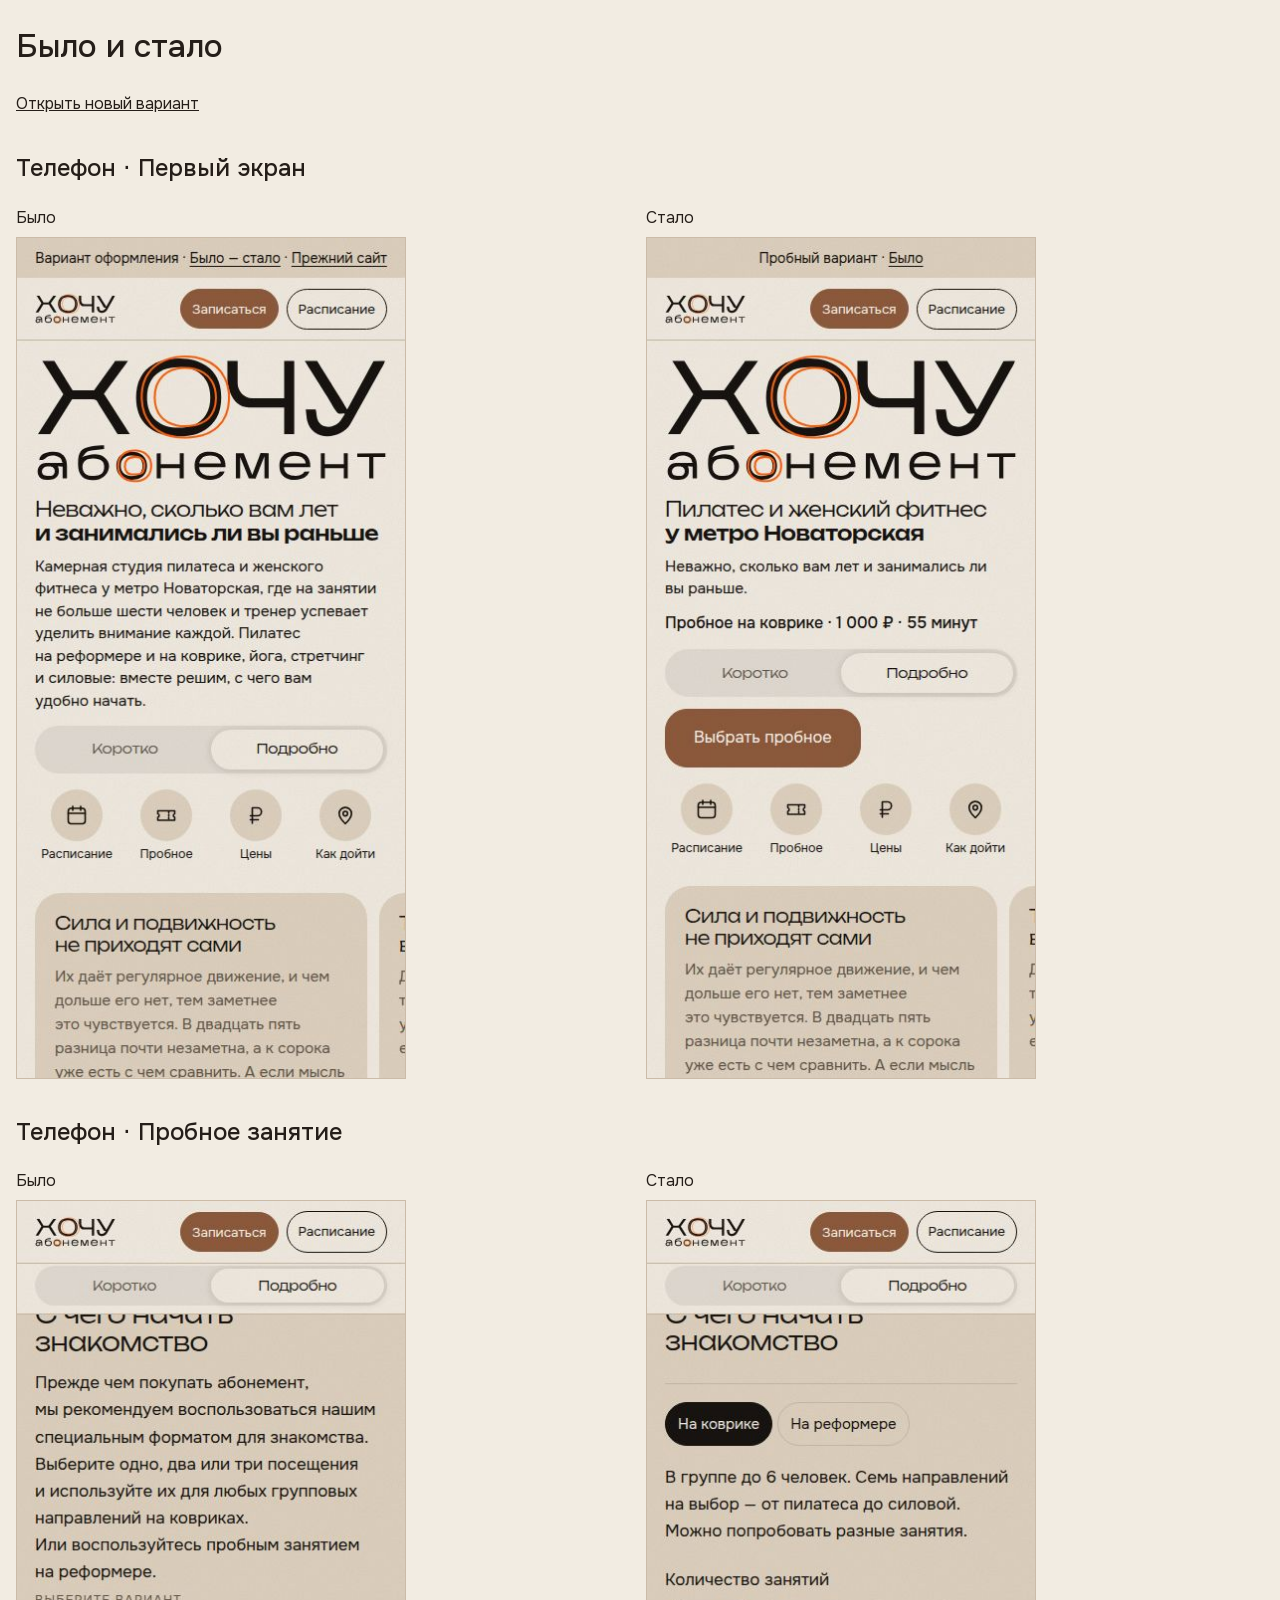
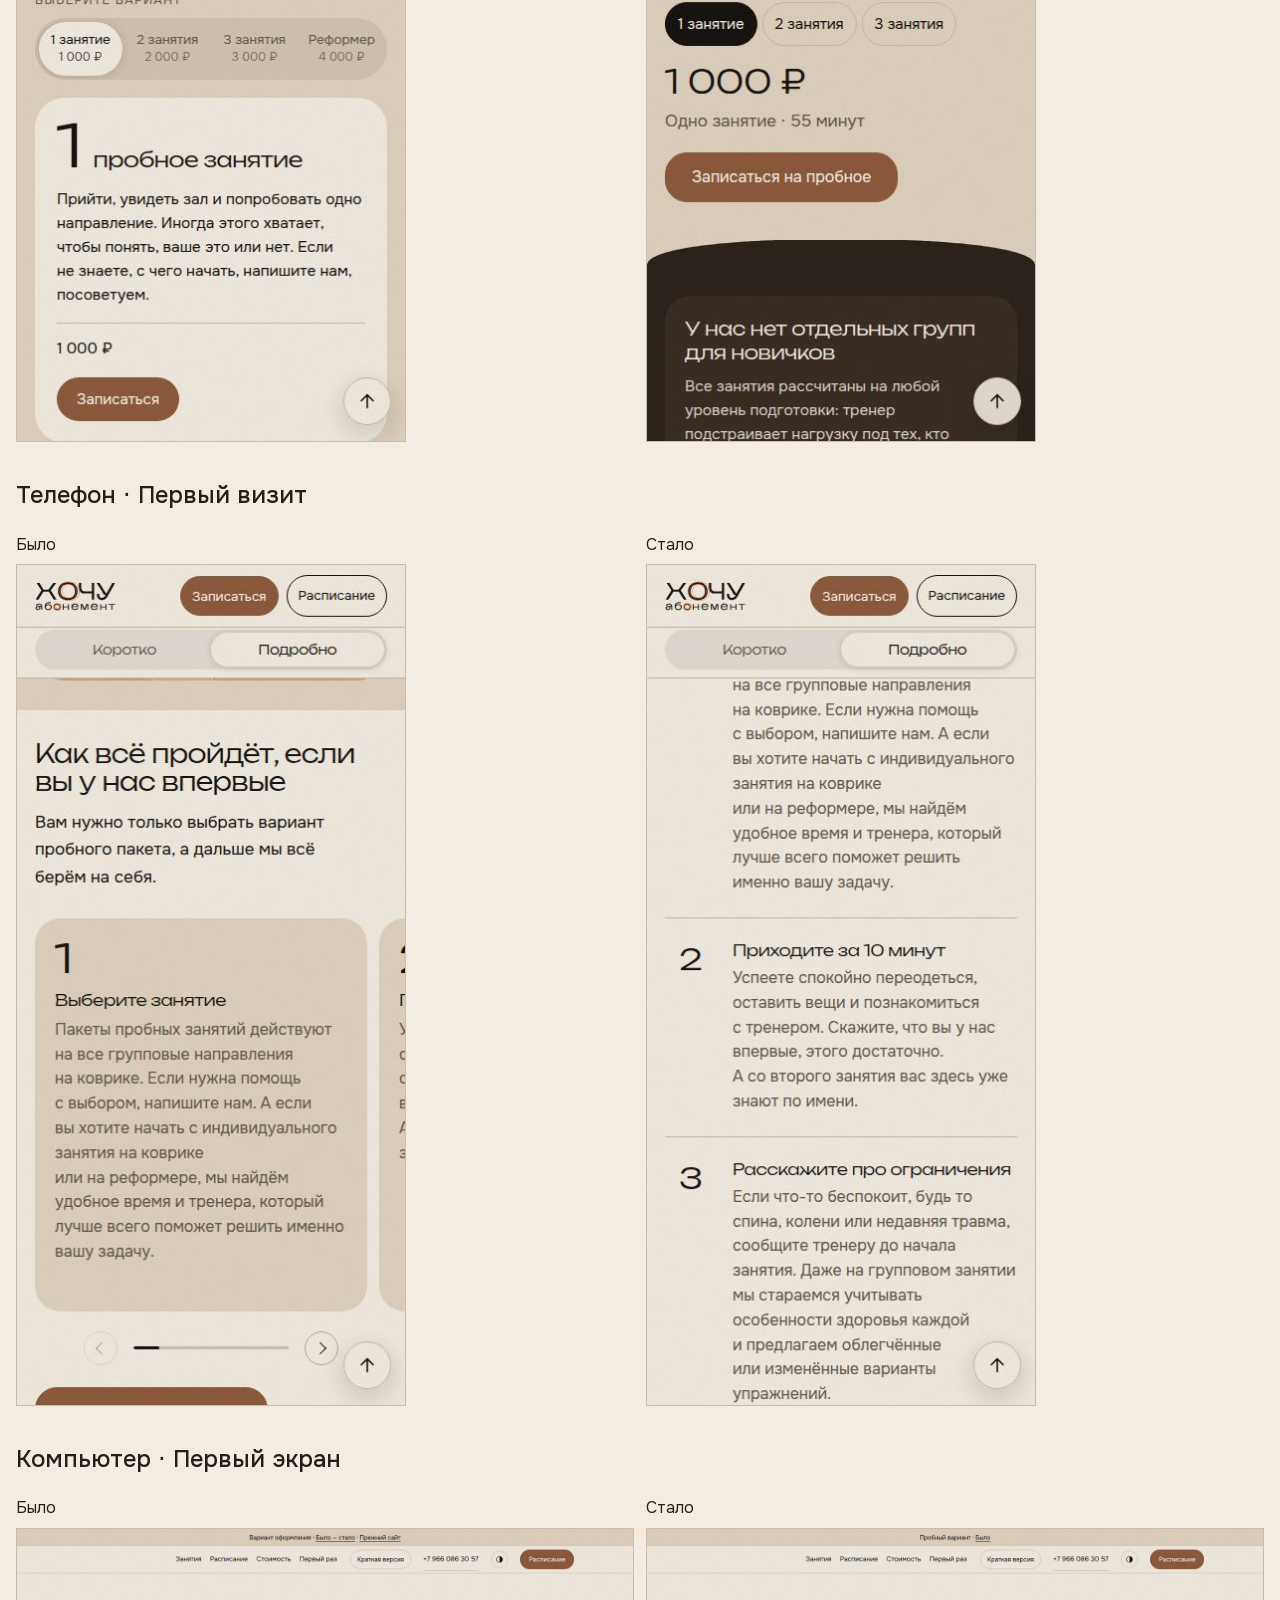
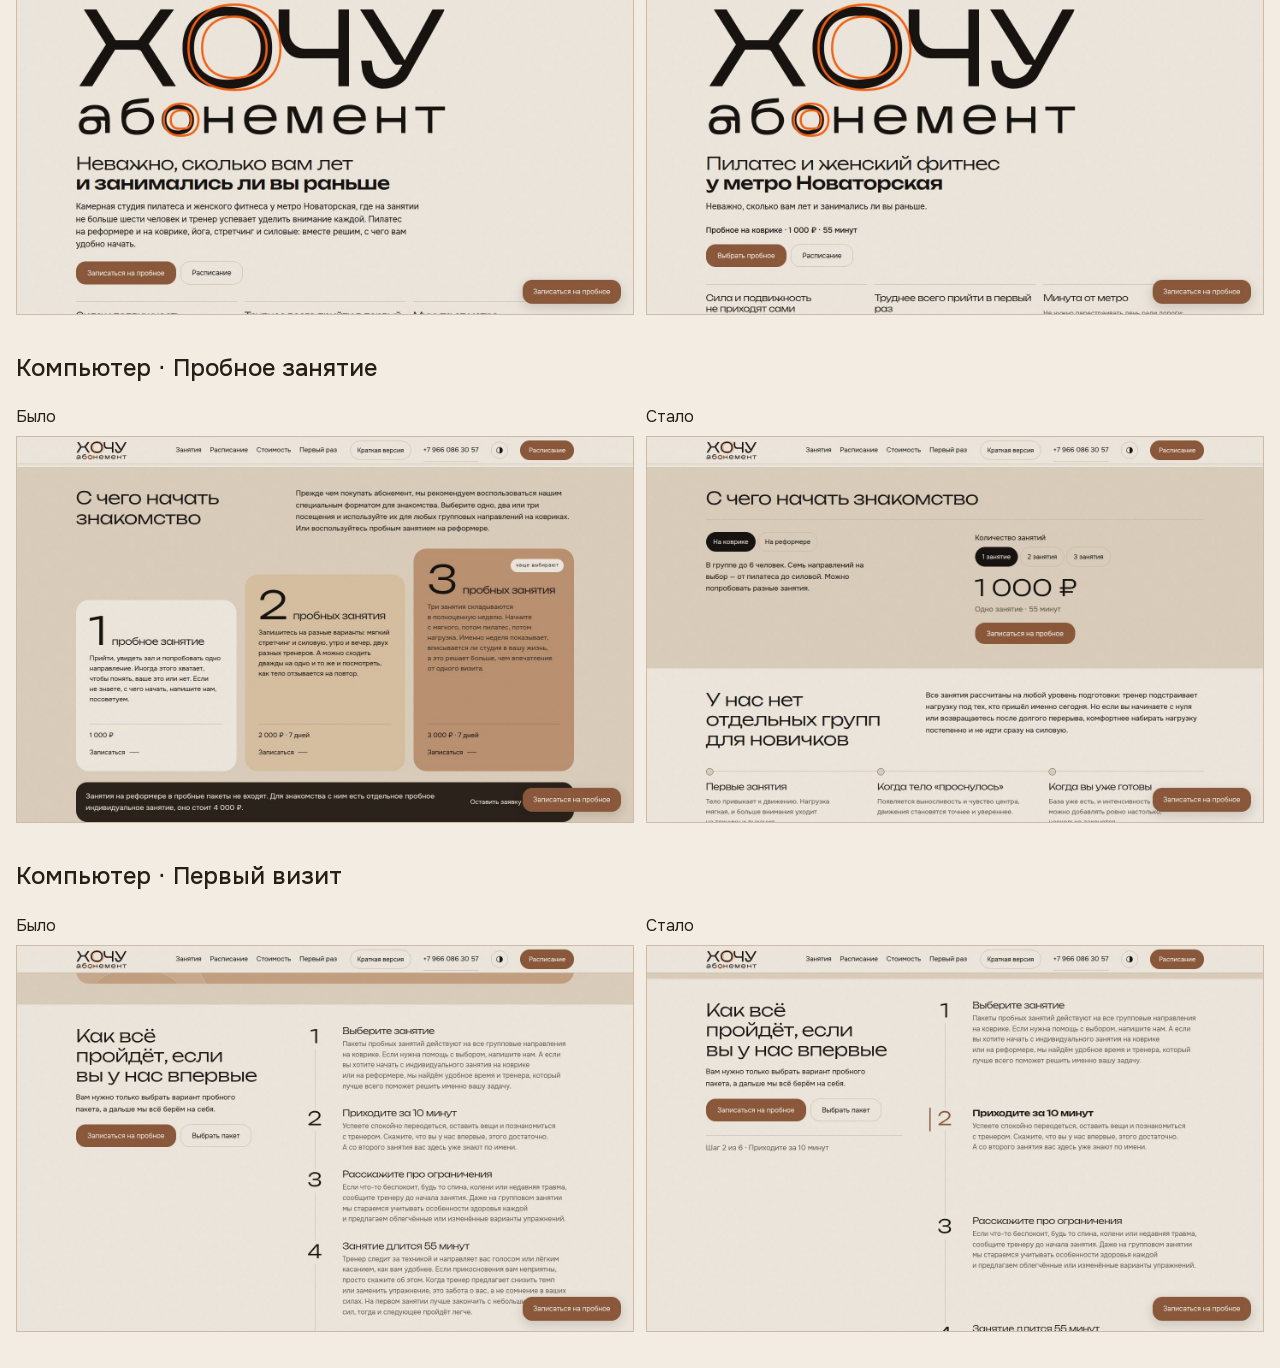
<file: docs/visit-comparison/index.html>
<!doctype html><html lang="ru"><meta charset="utf-8"><meta name="viewport" content="width=device-width,initial-scale=1"><meta name="robots" content="noindex"><title>Первый визит · Было и стало</title><style>@font-face{font-family:Onest;src:url(../assets/fonts/Onest-cyrillic.woff2)}*{box-sizing:border-box}body{margin:24px auto;padding:0 16px;max-width:1440px;background:#f2ece2;color:#251e19;font:16px/1.45 Onest,system-ui}h1,h2{font-weight:500}section{margin:36px 0}section div{display:grid;grid-template-columns:1fr 1fr;gap:12px}figure{margin:0}img{max-width:100%;height:auto;display:block;border:1px solid #cbbba8}figcaption{margin-bottom:8px}a{color:inherit}</style><h1>Было и стало</h1><a href="../visit.html#full">Открыть новый вариант</a><section><h2>Телефон · Первый экран</h2><div><figure><figcaption>Было</figcaption><a href="editorial-390-hero.jpg"><img loading="lazy" width="390" height="844" src="editorial-390-hero.jpg" alt="Было · Первый экран"></a></figure><figure><figcaption>Стало</figcaption><a href="visit-390-hero.jpg"><img loading="lazy" width="390" height="844" src="visit-390-hero.jpg" alt="Стало · Первый экран"></a></figure></div></section><section><h2>Телефон · Пробное занятие</h2><div><figure><figcaption>Было</figcaption><a href="editorial-390-format.jpg"><img loading="lazy" width="390" height="844" src="editorial-390-format.jpg" alt="Было · Пробное занятие"></a></figure><figure><figcaption>Стало</figcaption><a href="visit-390-format.jpg"><img loading="lazy" width="390" height="844" src="visit-390-format.jpg" alt="Стало · Пробное занятие"></a></figure></div></section><section><h2>Телефон · Первый визит</h2><div><figure><figcaption>Было</figcaption><a href="editorial-390-steps.jpg"><img loading="lazy" width="390" height="844" src="editorial-390-steps.jpg" alt="Было · Первый визит"></a></figure><figure><figcaption>Стало</figcaption><a href="visit-390-steps.jpg"><img loading="lazy" width="390" height="844" src="visit-390-steps.jpg" alt="Стало · Первый визит"></a></figure></div></section><section><h2>Компьютер · Первый экран</h2><div><figure><figcaption>Было</figcaption><a href="editorial-1440-hero.jpg"><img loading="lazy" width="1440" height="900" src="editorial-1440-hero.jpg" alt="Было · Первый экран"></a></figure><figure><figcaption>Стало</figcaption><a href="visit-1440-hero.jpg"><img loading="lazy" width="1440" height="900" src="visit-1440-hero.jpg" alt="Стало · Первый экран"></a></figure></div></section><section><h2>Компьютер · Пробное занятие</h2><div><figure><figcaption>Было</figcaption><a href="editorial-1440-format.jpg"><img loading="lazy" width="1440" height="900" src="editorial-1440-format.jpg" alt="Было · Пробное занятие"></a></figure><figure><figcaption>Стало</figcaption><a href="visit-1440-format.jpg"><img loading="lazy" width="1440" height="900" src="visit-1440-format.jpg" alt="Стало · Пробное занятие"></a></figure></div></section><section><h2>Компьютер · Первый визит</h2><div><figure><figcaption>Было</figcaption><a href="editorial-1440-steps.jpg"><img loading="lazy" width="1440" height="900" src="editorial-1440-steps.jpg" alt="Было · Первый визит"></a></figure><figure><figcaption>Стало</figcaption><a href="visit-1440-steps.jpg"><img loading="lazy" width="1440" height="900" src="visit-1440-steps.jpg" alt="Стало · Первый визит"></a></figure></div></section></html>
</file>
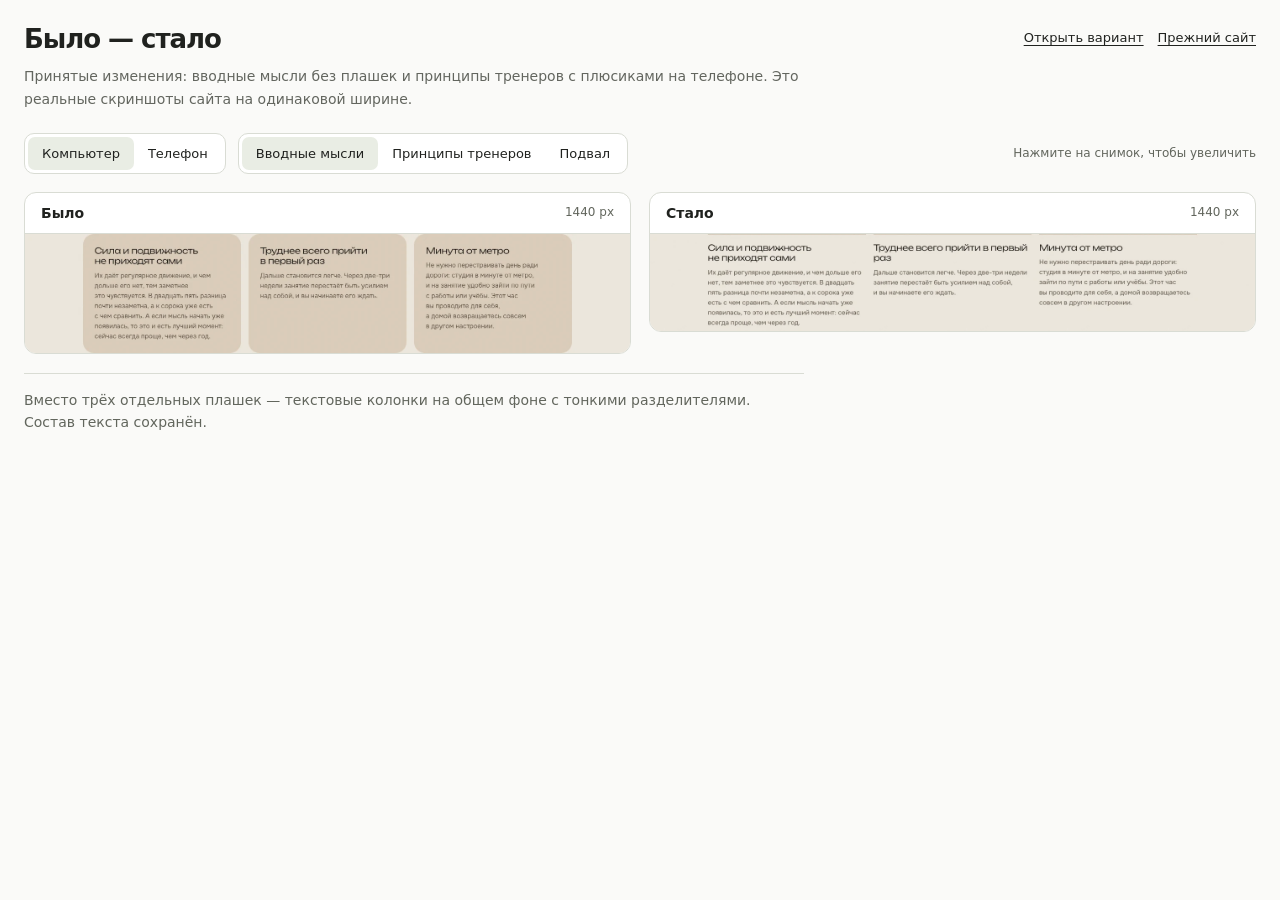
<file: docs/compare.html>
<!doctype html><html lang="ru"><head><meta charset="utf-8"><meta name="viewport" content="width=device-width,initial-scale=1"><meta name="robots" content="noindex,nofollow"><title>Хочу абонемент — было и стало</title>
<style>
*{box-sizing:border-box}body{margin:0;padding:24px;font-family:var(--font-sans,system-ui),sans-serif;background:var(--background,#fafaf8);color:var(--foreground,#20221f)}
main{max-width:1440px;margin:auto}header{display:flex;gap:24px;justify-content:space-between;align-items:flex-start}h1{font-size:26px;letter-spacing:-.04em;line-height:1.2;margin:0 0 10px}p{line-height:1.6;font-size:14px;color:var(--muted-foreground,#63665f);margin:0;max-width:780px}
header nav{display:flex;gap:14px;font-size:13px;white-space:nowrap;flex-wrap:wrap}a{color:inherit;text-underline-offset:3px}header a{padding:6px 0}
.controls{display:flex;gap:12px;flex-wrap:wrap;align-items:center;margin:23px 0 18px}.switch{display:flex;border:1px solid var(--border,#d9dcd4);border-radius:10px;padding:3px;background:var(--card,#fff)}button{font:inherit;cursor:pointer;color:inherit}button:focus-visible{outline:2px solid var(--ring,#566d48);outline-offset:3px}.switch button{border:0;border-radius:7px;padding:9px 14px;font-size:13px;background:none}.switch button[aria-pressed=true]{background:var(--secondary,#e9ede4);color:var(--secondary-foreground,#20221f)}button[hidden]{display:none}.hint{font-size:12px;color:var(--muted-foreground,#62665d);margin-left:auto}
.pair{display:grid;grid-template-columns:1fr 1fr;gap:18px;align-items:start}.pane{min-width:0;border:1px solid var(--border,#d9dcd4);border-radius:12px;overflow:hidden;background:var(--card,#fff)}.pane h2{font-size:14px;margin:0;padding:12px 16px;border-bottom:1px solid var(--border,#d9dcd4);display:flex;justify-content:space-between;gap:12px}.pane h2 span{font-weight:400;font-size:12px;color:var(--muted-foreground,#62665d)}.image-wrap{background:#f2ece2;line-height:0;cursor:zoom-in}.image-wrap img{display:block;width:100%;height:auto}.pair.phone .image-wrap{max-width:390px;margin:auto}.pair.phone .pane{background:var(--muted,#eaece7)}
.caption{border-top:1px solid var(--border,#d9dcd4);margin-top:19px;padding-top:15px;font-size:14px;line-height:1.6;color:var(--muted-foreground,#62665d)}dialog{max-width:min(1500px,97vw);max-height:94vh;padding:0;border:1px solid var(--border,#d9dcd4);border-radius:12px;background:var(--card,#fff);color:var(--foreground,#20221f)}dialog::backdrop{background:rgba(0,0,0,.65)}.dialog-top{display:flex;justify-content:space-between;align-items:center;padding:12px 18px;position:sticky;top:0;background:var(--card,#fff);border-bottom:1px solid var(--border,#d9dcd4)}.dialog-top button{border:1px solid var(--border,#d9dcd4);border-radius:7px;padding:6px 10px;background:none}.dialog-image{overflow:auto}dialog img{display:block;max-width:100%;height:auto;margin:auto}
@media(max-width:680px){body{padding:16px 12px}header{display:block}header nav{margin-top:12px}h1{font-size:23px}.controls{gap:10px}.switch button{padding:8px 10px;font-size:12px}.hint{display:none}.pair{gap:8px}.pane h2{padding:10px;font-size:13px}.pane h2 span{display:none}}
</style></head><body><main>
<header><div><h1>Было — стало</h1><p>Принятые изменения: вводные мысли без плашек и принципы тренеров с плюсиками на телефоне. Это реальные скриншоты сайта на одинаковой ширине.</p></div><nav><a href="editorial.html#full" target="_blank" rel="noopener">Открыть вариант</a><a href="index.html#full" target="_blank" rel="noopener">Прежний сайт</a></nav></header>
<div class="controls"><div class="switch" aria-label="Устройство"><button type="button" data-device="1440" aria-pressed="true">Компьютер</button><button type="button" data-device="390" aria-pressed="false">Телефон</button></div><div class="switch" aria-label="Раздел"><button type="button" data-part="notes" aria-pressed="false">Вводные мысли</button><button type="button" data-part="team" aria-pressed="true">Принципы тренеров</button><button type="button" data-part="footer" aria-pressed="false">Подвал</button></div><span class="hint">Нажмите на снимок, чтобы увеличить</span></div>
<div class="pair" id="pair"><section class="pane"><h2>Было <span id="size-before"></span></h2><div class="image-wrap" role="button" tabindex="0" data-enlarge="before" aria-label="Увеличить прежний вариант"><img id="before" alt="Прежнее оформление выбранного раздела"></div></section><section class="pane"><h2>Стало <span id="size-after"></span></h2><div class="image-wrap" role="button" tabindex="0" data-enlarge="after" aria-label="Увеличить новое оформление"><img id="after" alt="Новое оформление выбранного раздела"></div></section></div><p class="caption" id="caption"></p>
<dialog id="zoom"><div class="dialog-top"><b id="zoom-title"></b><button type="button" id="close">Закрыть</button></div><div class="dialog-image"><img id="zoom-image" alt="Увеличенный скриншот выбранного оформления"></div></dialog>
</main><script>
const assets={"1440-footer-after": "comparison/1440-footer-after.webp", "1440-footer-before": "comparison/1440-footer-before.webp", "1440-notes-after": "comparison/1440-notes-after.webp", "1440-notes-before": "comparison/1440-notes-before.webp", "1440-team-after": "comparison/1440-team-after.webp", "1440-team-before": "comparison/1440-team-before.webp", "390-footer-after": "comparison/390-footer-after.webp", "390-footer-before": "comparison/390-footer-before.webp", "390-team-after": "comparison/390-team-after.webp", "390-team-before": "comparison/390-team-before.webp"};let device='1440',part='notes';
const captions={notes:'Вместо трёх отдельных плашек — текстовые колонки на общем фоне с тонкими разделителями. Состав текста сохранён.',team:'На компьютере сохранены прежние карточки. На телефоне принципы раскрываются по нажатию на плюсик. Все шесть текстов сохранены.',footer:'Подвал возвращён к прежнему виду; этот раздел оставлен для проверки совпадения.'};
const titles={notes:'Вводные мысли',team:'Принципы тренеров',footer:'Подвал'};
function render(){if(device==='390'&&part==='notes')part='team';document.querySelector('[data-part=notes]').hidden=device==='390';document.querySelectorAll('[data-device]').forEach(b=>b.setAttribute('aria-pressed',String(b.dataset.device===device)));document.querySelectorAll('[data-part]').forEach(b=>b.setAttribute('aria-pressed',String(b.dataset.part===part)));document.getElementById('pair').classList.toggle('phone',device==='390');['before','after'].forEach(state=>{document.getElementById(state).src=assets[`${device}-${part}-${state}`];document.getElementById('size-'+state).textContent=device+' px';});document.getElementById('caption').textContent=captions[part];}
document.querySelectorAll('[data-device]').forEach(b=>b.onclick=()=>{device=b.dataset.device;render()});document.querySelectorAll('[data-part]').forEach(b=>b.onclick=()=>{part=b.dataset.part;render()});
function enlarge(state){document.getElementById('zoom-image').src=document.getElementById(state).src;document.getElementById('zoom-title').textContent=(state==='before'?'Было':'Стало')+' · '+titles[part]+' · '+device+' px';document.getElementById('zoom').showModal();}
document.querySelectorAll('[data-enlarge]').forEach(b=>{b.onclick=()=>enlarge(b.dataset.enlarge);b.onkeydown=e=>{if(e.key==='Enter'||e.key===' '){e.preventDefault();enlarge(b.dataset.enlarge)}}});document.getElementById('close').onclick=()=>document.getElementById('zoom').close();render();
</script></body></html>
</file>
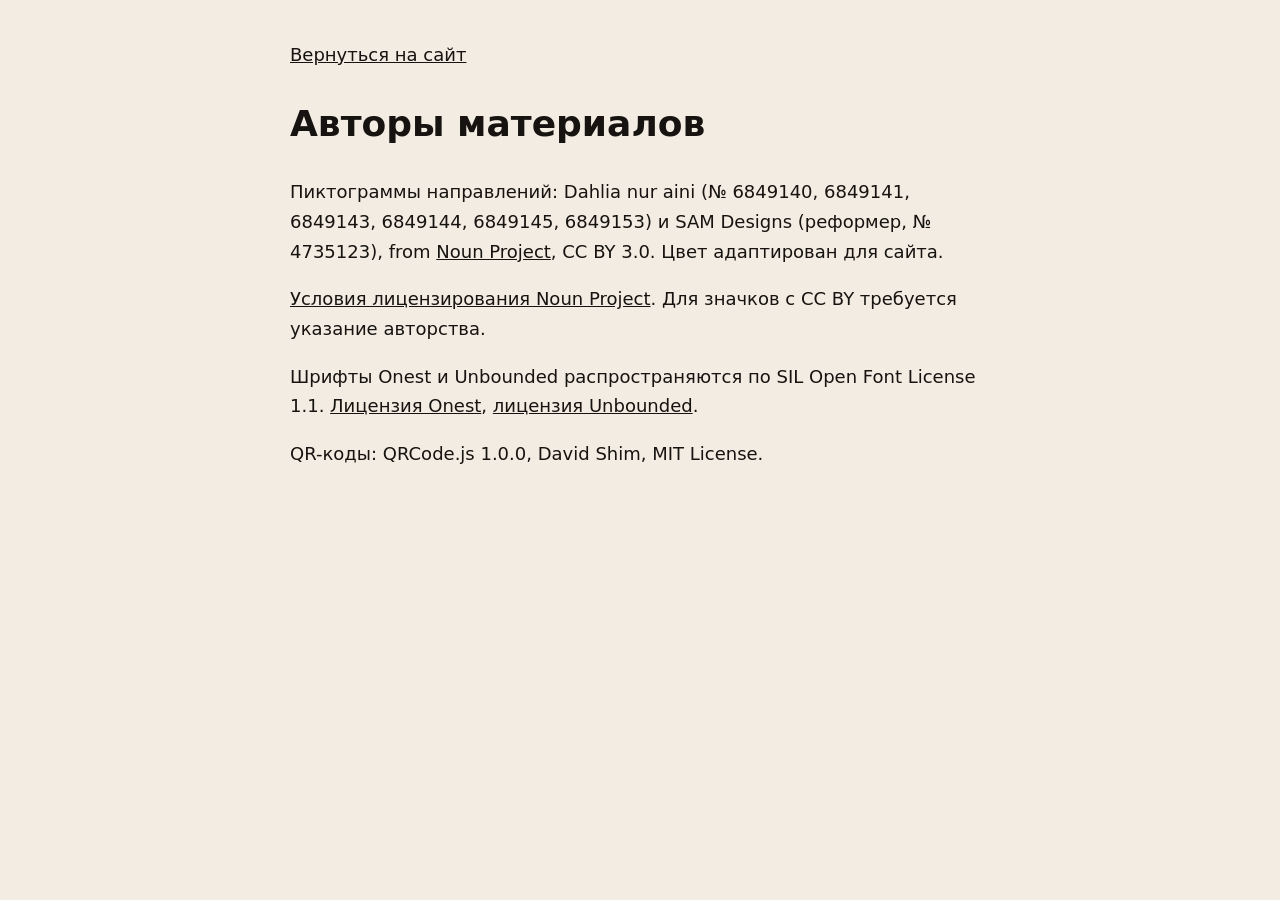
<file: docs/credits.html>
<!doctype html>
<html lang="ru"><head><meta charset="utf-8"><meta name="viewport" content="width=device-width,initial-scale=1"><meta name="robots" content="noindex,nofollow"><title>Авторы материалов</title>
<style>body{margin:40px auto;padding:0 24px;max-width:700px;font:18px/1.65 system-ui,sans-serif;background:#F2ECE2;color:#161310}a{color:inherit}</style></head>
<body><a href="./#full">Вернуться на сайт</a><h1>Авторы материалов</h1>
<p>Пиктограммы направлений: Dahlia nur aini (№ 6849140, 6849141, 6849143, 6849144, 6849145, 6849153) и SAM Designs (реформер, № 4735123), from <a href="https://thenounproject.com/">Noun Project</a>, CC BY 3.0. Цвет адаптирован для сайта.</p>
<p><a href="https://help.thenounproject.com/hc/en-us/articles/200509798-What-licenses-do-you-offer-for-icons">Условия лицензирования Noun Project</a>. Для значков с CC BY требуется указание авторства.</p>
<p>Шрифты Onest и Unbounded распространяются по SIL Open Font License 1.1. <a href="assets/fonts/LICENSE-Onest.txt">Лицензия Onest</a>, <a href="assets/fonts/LICENSE-Unbounded.txt">лицензия Unbounded</a>.</p>
<p>QR-коды: QRCode.js 1.0.0, David Shim, MIT License.</p>
</body></html>
</file>
